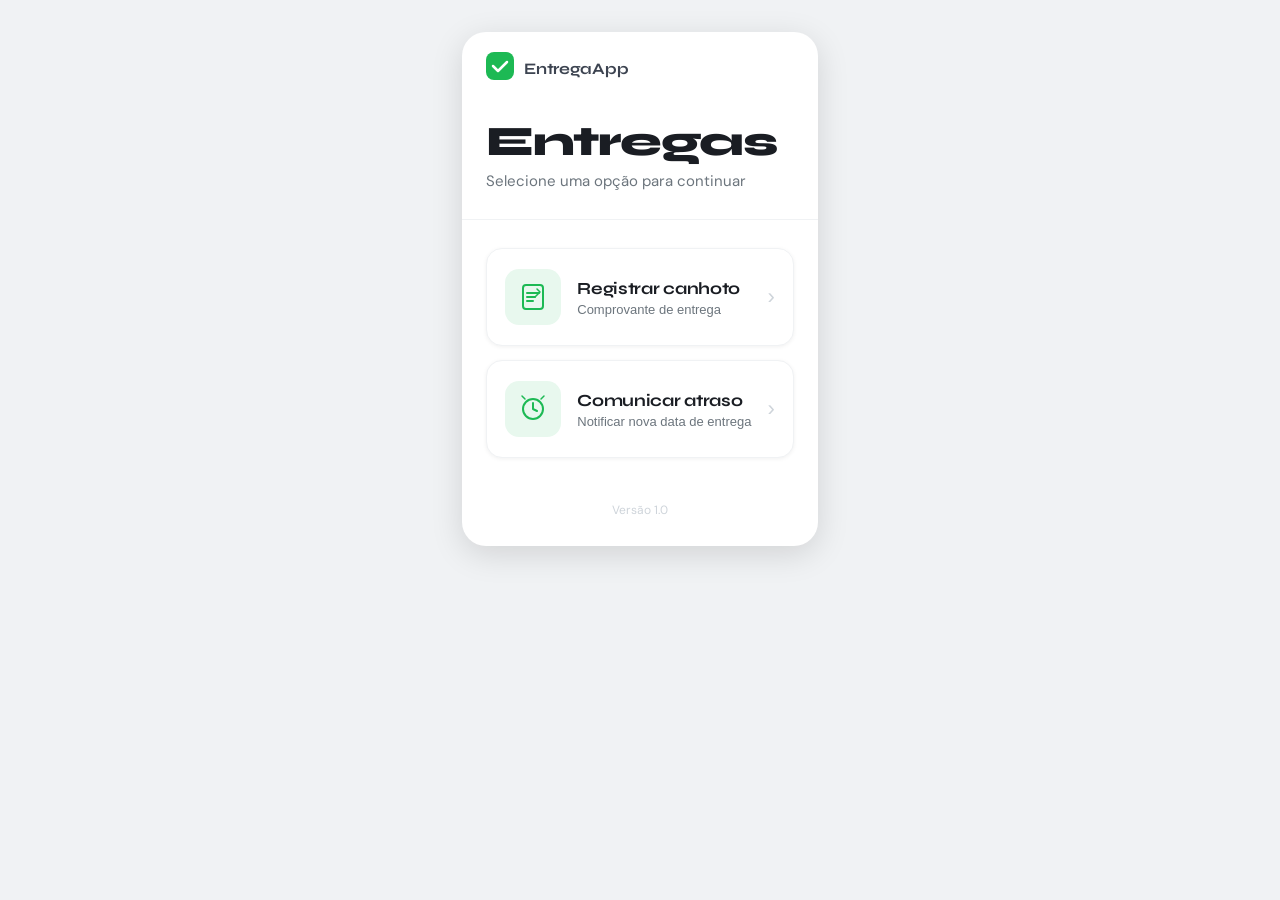
<file: index.html>
<!DOCTYPE html>
<html lang="pt-BR">
<head>
  <meta charset="UTF-8" />
  <meta name="viewport" content="width=device-width, initial-scale=1.0" />
  <title>Entregas</title>
  <link rel="stylesheet" href="style.css" />
  <link href="https://fonts.googleapis.com/css2?family=Syne:wght@600;700;800&family=DM+Sans:wght@400;500;600&display=swap" rel="stylesheet" />
</head>
<body>

  <!-- ===== TELA 1: HOME ===== -->
  <div id="screen-home" class="screen active">
    <div class="home-header">
      <div class="logo-mark">
        <svg width="28" height="28" viewBox="0 0 28 28" fill="none">
          <rect width="28" height="28" rx="8" fill="#1DB954"/>
          <path d="M7 14l5 5 9-9" stroke="white" stroke-width="2.5" stroke-linecap="round" stroke-linejoin="round"/>
        </svg>
      </div>
      <span class="app-label">EntregaApp</span>
    </div>

    <div class="home-hero">
      <h1 class="home-title">Entregas</h1>
      <p class="home-subtitle">Selecione uma opção para continuar</p>
    </div>

    <div class="card-grid">
      <button class="action-card" onclick="showScreen('screen-comprovante')">
        <div class="card-icon">
          <svg width="32" height="32" viewBox="0 0 32 32" fill="none">
            <rect x="6" y="4" width="20" height="24" rx="3" stroke="#1DB954" stroke-width="2"/>
            <path d="M10 12h12M10 16h8M10 20h6" stroke="#1DB954" stroke-width="2" stroke-linecap="round"/>
            <path d="M20 8l3 3-5 5" stroke="#1DB954" stroke-width="1.5" stroke-linecap="round" stroke-linejoin="round"/>
          </svg>
        </div>
        <div class="card-text">
          <span class="card-title">Registrar canhoto</span>
          <span class="card-desc">Comprovante de entrega</span>
        </div>
        <div class="card-arrow">›</div>
      </button>

      <button class="action-card" onclick="showScreen('screen-atraso')">
        <div class="card-icon">
          <svg width="32" height="32" viewBox="0 0 32 32" fill="none">
            <circle cx="16" cy="16" r="10" stroke="#1DB954" stroke-width="2"/>
            <path d="M16 10v6l4 2" stroke="#1DB954" stroke-width="2" stroke-linecap="round" stroke-linejoin="round"/>
            <path d="M8 6l-3-3M24 6l3-3" stroke="#1DB954" stroke-width="1.5" stroke-linecap="round"/>
          </svg>
        </div>
        <div class="card-text">
          <span class="card-title">Comunicar atraso</span>
          <span class="card-desc">Notificar nova data de entrega</span>
        </div>
        <div class="card-arrow">›</div>
      </button>
    </div>

    <div class="home-footer">
      <span>Versão 1.0</span>
    </div>
  </div>

  <!-- ===== TELA 2: COMPROVANTE DE ENTREGA ===== -->
  <div id="screen-comprovante" class="screen">
    <div class="top-bar">
      <button class="btn-back" onclick="showScreen('screen-home')">
        <svg width="20" height="20" viewBox="0 0 20 20" fill="none">
          <path d="M13 4l-6 6 6 6" stroke="currentColor" stroke-width="2" stroke-linecap="round" stroke-linejoin="round"/>
        </svg>
        Voltar
      </button>
    </div>

    <div class="form-header">
      <div class="form-icon green">
        <svg width="24" height="24" viewBox="0 0 24 24" fill="none">
          <path d="M9 12l2 2 4-4" stroke="white" stroke-width="2" stroke-linecap="round" stroke-linejoin="round"/>
          <rect x="3" y="3" width="18" height="18" rx="3" stroke="white" stroke-width="2"/>
        </svg>
      </div>
      <h2 class="form-title">Comprovante de entrega</h2>
    </div>

    <div class="form-body">
      <div class="field-group">
        <label class="field-label">Motorista</label>
        <input type="text" class="field-input" placeholder="Nome do motorista" id="comp-motorista" />
      </div>

      <div class="field-group">
        <label class="field-label">Nota Fiscal</label>
        <input type="text" class="field-input" placeholder="Número da NF" id="comp-nf" />
      </div>

      <div class="field-group">
        <label class="field-label">Foto do Canhoto</label>
        <div class="photo-area" onclick="fakePhotoClick(this)">
          <div class="photo-placeholder" id="photo-placeholder">
            <svg width="36" height="36" viewBox="0 0 36 36" fill="none">
              <rect x="3" y="7" width="30" height="22" rx="4" stroke="#1DB954" stroke-width="2"/>
              <circle cx="18" cy="18" r="5" stroke="#1DB954" stroke-width="2"/>
              <path d="M12 7l2-4h8l2 4" stroke="#1DB954" stroke-width="2" stroke-linejoin="round"/>
            </svg>
            <span>Toque para adicionar foto</span>
          </div>
          <div class="photo-added" id="photo-added" style="display:none">
            <svg width="28" height="28" viewBox="0 0 28 28" fill="none">
              <circle cx="14" cy="14" r="12" fill="#1DB954"/>
              <path d="M8 14l4 4 8-8" stroke="white" stroke-width="2.5" stroke-linecap="round" stroke-linejoin="round"/>
            </svg>
            <span>Foto adicionada</span>
          </div>
        </div>
      </div>

      <div class="btn-row">
        <button class="btn-secondary" onclick="showScreen('screen-home')">Cancelar</button>
        <button class="btn-primary" onclick="validarComprovante()">Validar</button>
      </div>
    </div>
  </div>

  <!-- ===== TELA 3: COMUNICAR ATRASO ===== -->
  <div id="screen-atraso" class="screen">
    <div class="top-bar">
      <button class="btn-back" onclick="showScreen('screen-home')">
        <svg width="20" height="20" viewBox="0 0 20 20" fill="none">
          <path d="M13 4l-6 6 6 6" stroke="currentColor" stroke-width="2" stroke-linecap="round" stroke-linejoin="round"/>
        </svg>
        Voltar
      </button>
    </div>

    <div class="form-header">
      <div class="form-icon orange">
        <svg width="24" height="24" viewBox="0 0 24 24" fill="none">
          <circle cx="12" cy="12" r="9" stroke="white" stroke-width="2"/>
          <path d="M12 7v5l3 2" stroke="white" stroke-width="2" stroke-linecap="round" stroke-linejoin="round"/>
        </svg>
      </div>
      <h2 class="form-title">Comunicar atraso de entrega</h2>
    </div>

    <div class="form-body">
      <div class="field-group">
        <label class="field-label">Motorista</label>
        <input type="text" class="field-input" placeholder="Nome do motorista" id="atr-motorista" />
      </div>

      <div class="field-group">
        <label class="field-label">Nota Fiscal</label>
        <input type="text" class="field-input" placeholder="Número da NF" id="atr-nf" />
      </div>

      <div class="field-group">
        <label class="field-label">Nova Data de Entrega</label>
        <input type="date" class="field-input" id="atr-data" />
      </div>

      <div class="btn-row single">
        <button class="btn-primary full" onclick="enviarComunicado()">Enviar comunicado</button>
      </div>
    </div>
  </div>

  <script src="script.js"></script>
</body>
</html>
</file>
<file: style.css>
/* ===== RESET & BASE ===== */
*, *::before, *::after {
  box-sizing: border-box;
  margin: 0;
  padding: 0;
}

:root {
  --green: #1DB954;
  --green-dark: #17a349;
  --green-light: #e8f8ee;
  --orange: #FF6B35;
  --orange-light: #fff3ee;
  --white: #ffffff;
  --gray-50: #f8f9fa;
  --gray-100: #f0f2f4;
  --gray-300: #ced4da;
  --gray-500: #6c757d;
  --gray-700: #3d4451;
  --gray-900: #1a1d23;
  --shadow-sm: 0 1px 4px rgba(0,0,0,0.06);
  --shadow-md: 0 4px 16px rgba(0,0,0,0.10);
  --shadow-lg: 0 8px 32px rgba(0,0,0,0.13);
  --radius: 16px;
  --radius-sm: 10px;
}

html, body {
  height: 100%;
  font-family: 'DM Sans', sans-serif;
  background: var(--gray-50);
  color: var(--gray-900);
  -webkit-font-smoothing: antialiased;
}

/* ===== SCREENS ===== */
.screen {
  display: none;
  min-height: 100dvh;
  flex-direction: column;
  max-width: 430px;
  margin: 0 auto;
  background: var(--white);
  box-shadow: var(--shadow-lg);
  animation: slideIn 0.28s cubic-bezier(.4,0,.2,1);
}

.screen.active {
  display: flex;
}

@keyframes slideIn {
  from { opacity: 0; transform: translateY(18px); }
  to   { opacity: 1; transform: translateY(0); }
}

/* ===== HOME ===== */
.home-header {
  display: flex;
  align-items: center;
  gap: 10px;
  padding: 20px 24px 0;
}

.app-label {
  font-family: 'Syne', sans-serif;
  font-weight: 700;
  font-size: 16px;
  color: var(--gray-700);
  letter-spacing: -0.3px;
}

.home-hero {
  padding: 36px 24px 28px;
  border-bottom: 1px solid var(--gray-100);
}

.home-title {
  font-family: 'Syne', sans-serif;
  font-size: 42px;
  font-weight: 800;
  color: var(--gray-900);
  letter-spacing: -1.5px;
  line-height: 1;
  margin-bottom: 8px;
}

.home-subtitle {
  font-size: 15px;
  color: var(--gray-500);
  font-weight: 400;
}

/* ===== CARDS ===== */
.card-grid {
  display: flex;
  flex-direction: column;
  gap: 14px;
  padding: 28px 24px;
  flex: 1;
}

.action-card {
  display: flex;
  align-items: center;
  gap: 16px;
  background: var(--white);
  border: 1.5px solid var(--gray-100);
  border-radius: var(--radius);
  padding: 20px 18px;
  cursor: pointer;
  transition: all 0.18s ease;
  text-align: left;
  box-shadow: var(--shadow-sm);
  width: 100%;
}

.action-card:hover, .action-card:focus {
  border-color: var(--green);
  box-shadow: 0 4px 20px rgba(29,185,84,0.15);
  transform: translateY(-2px);
  outline: none;
}

.action-card:active {
  transform: translateY(0);
  box-shadow: var(--shadow-sm);
}

.card-icon {
  width: 56px;
  height: 56px;
  background: var(--green-light);
  border-radius: 14px;
  display: flex;
  align-items: center;
  justify-content: center;
  flex-shrink: 0;
}

.card-text {
  display: flex;
  flex-direction: column;
  gap: 3px;
  flex: 1;
}

.card-title {
  font-family: 'Syne', sans-serif;
  font-size: 17px;
  font-weight: 700;
  color: var(--gray-900);
  letter-spacing: -0.3px;
}

.card-desc {
  font-size: 13px;
  color: var(--gray-500);
}

.card-arrow {
  font-size: 22px;
  color: var(--gray-300);
  font-weight: 300;
  line-height: 1;
}

.home-footer {
  padding: 16px 24px 28px;
  text-align: center;
  font-size: 12px;
  color: var(--gray-300);
}

/* ===== TOP BAR ===== */
.top-bar {
  padding: 16px 20px 0;
}

.btn-back {
  display: inline-flex;
  align-items: center;
  gap: 4px;
  background: none;
  border: none;
  cursor: pointer;
  font-family: 'DM Sans', sans-serif;
  font-size: 15px;
  font-weight: 500;
  color: var(--gray-700);
  padding: 6px 10px 6px 4px;
  border-radius: 8px;
  transition: background 0.15s;
}

.btn-back:hover {
  background: var(--gray-100);
}

/* ===== FORM HEADER ===== */
.form-header {
  display: flex;
  align-items: center;
  gap: 14px;
  padding: 24px 24px 20px;
  border-bottom: 1px solid var(--gray-100);
}

.form-icon {
  width: 48px;
  height: 48px;
  border-radius: 13px;
  display: flex;
  align-items: center;
  justify-content: center;
  flex-shrink: 0;
}

.form-icon.green { background: var(--green); }
.form-icon.orange { background: var(--orange); }

.form-title {
  font-family: 'Syne', sans-serif;
  font-size: 20px;
  font-weight: 700;
  color: var(--gray-900);
  letter-spacing: -0.5px;
  line-height: 1.2;
}

/* ===== FORM BODY ===== */
.form-body {
  padding: 24px;
  display: flex;
  flex-direction: column;
  gap: 20px;
  flex: 1;
}

.field-group {
  display: flex;
  flex-direction: column;
  gap: 7px;
}

.field-label {
  font-size: 13px;
  font-weight: 600;
  color: var(--gray-700);
  letter-spacing: 0.2px;
  text-transform: uppercase;
}

.field-input {
  width: 100%;
  padding: 14px 16px;
  border: 1.5px solid var(--gray-100);
  border-radius: var(--radius-sm);
  font-family: 'DM Sans', sans-serif;
  font-size: 15px;
  color: var(--gray-900);
  background: var(--gray-50);
  transition: border-color 0.18s, box-shadow 0.18s;
  outline: none;
}

.field-input::placeholder { color: var(--gray-300); }

.field-input:focus {
  border-color: var(--green);
  background: var(--white);
  box-shadow: 0 0 0 3px rgba(29,185,84,0.12);
}

/* ===== PHOTO AREA ===== */
.photo-area {
  border: 2px dashed var(--gray-300);
  border-radius: var(--radius-sm);
  padding: 28px 16px;
  display: flex;
  align-items: center;
  justify-content: center;
  cursor: pointer;
  transition: all 0.18s;
  background: var(--gray-50);
}

.photo-area:hover {
  border-color: var(--green);
  background: var(--green-light);
}

.photo-placeholder, .photo-added {
  display: flex;
  flex-direction: column;
  align-items: center;
  gap: 10px;
  color: var(--gray-500);
  font-size: 14px;
  font-weight: 500;
}

.photo-added { color: var(--green); }

/* ===== BUTTONS ===== */
.btn-row {
  display: flex;
  gap: 12px;
  margin-top: auto;
  padding-top: 8px;
}

.btn-row.single {
  margin-top: auto;
}

.btn-primary, .btn-secondary {
  flex: 1;
  padding: 15px;
  border-radius: var(--radius-sm);
  font-family: 'DM Sans', sans-serif;
  font-size: 15px;
  font-weight: 600;
  cursor: pointer;
  border: none;
  transition: all 0.18s;
  letter-spacing: -0.2px;
}

.btn-primary {
  background: var(--green);
  color: white;
}

.btn-primary:hover {
  background: var(--green-dark);
  box-shadow: 0 4px 14px rgba(29,185,84,0.35);
  transform: translateY(-1px);
}

.btn-primary:active { transform: translateY(0); }

.btn-primary.full { flex: 1; }

.btn-secondary {
  background: var(--gray-100);
  color: var(--gray-700);
}

.btn-secondary:hover {
  background: var(--gray-300);
}

/* ===== RESPONSIVE ===== */
@media (min-width: 430px) {
  body {
    background: var(--gray-100);
    display: flex;
    align-items: flex-start;
    justify-content: center;
    padding: 32px 0;
    min-height: 100vh;
  }

  .screen {
    min-height: auto;
    border-radius: 24px;
    overflow: hidden;
  }
}

@media (max-width: 380px) {
  .home-title { font-size: 34px; }
  .card-title { font-size: 15px; }
  .form-title { font-size: 17px; }
  .btn-primary, .btn-secondary { padding: 13px; font-size: 14px; }
}
</file>
